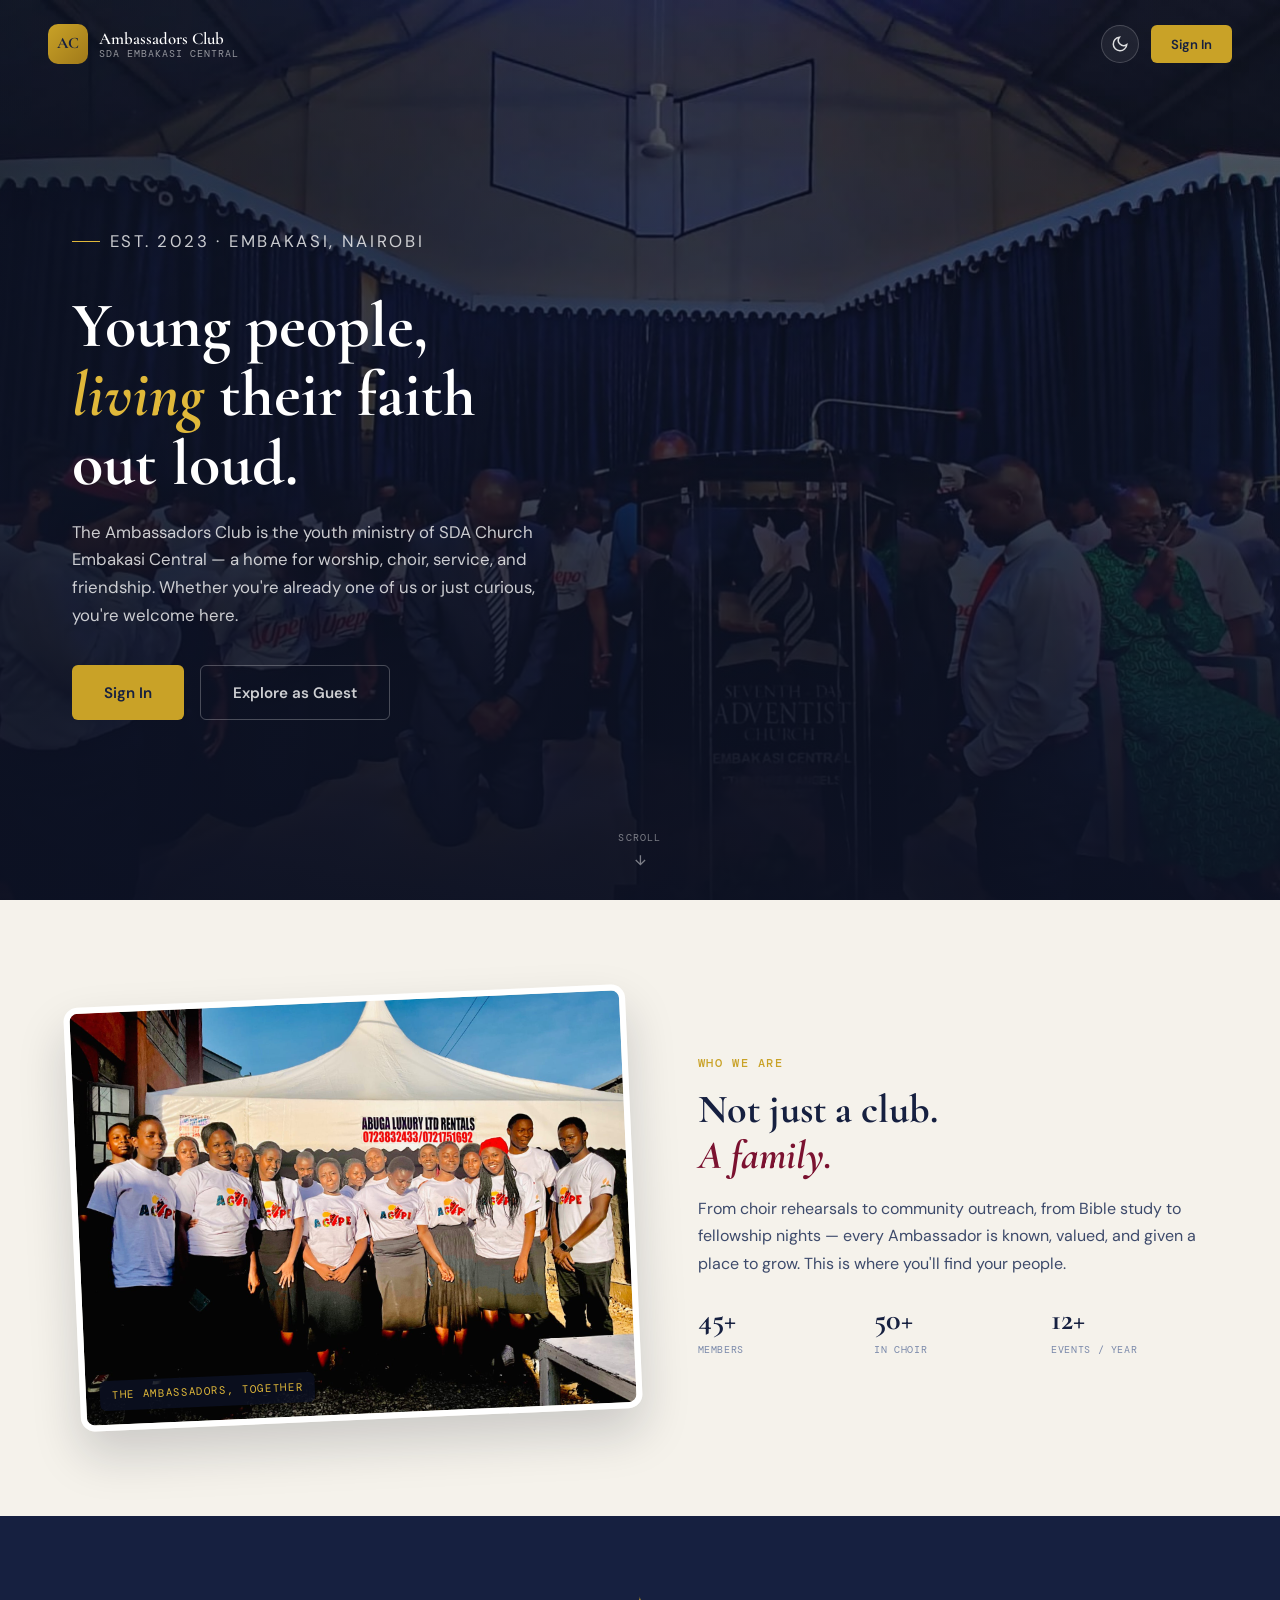
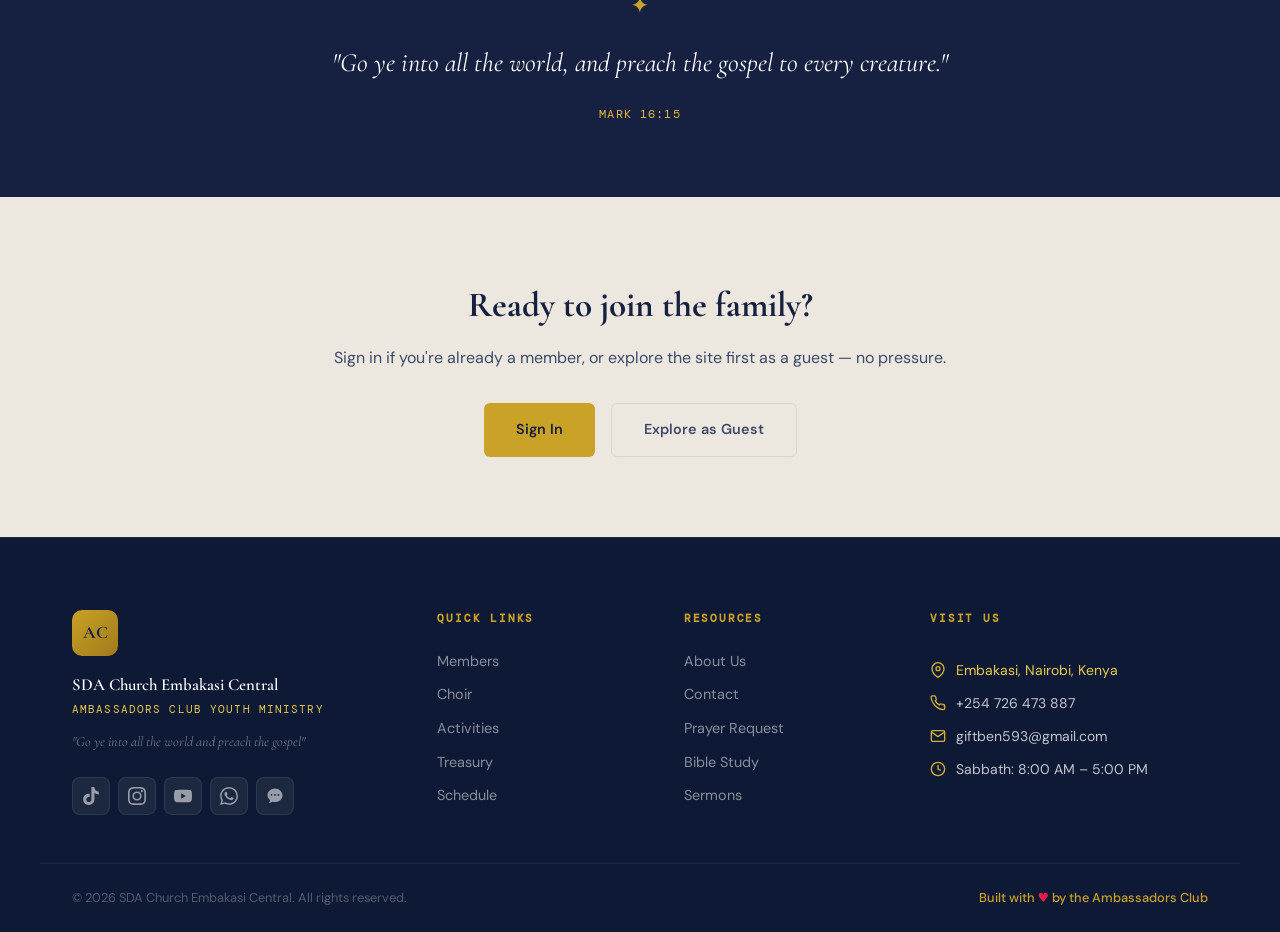
<file: index.html>
<!DOCTYPE html>
<html lang="en">
<head>
  <script>
    (function() {
      try {
        var stored = localStorage.getItem('sda_theme_preference');
        var theme = stored || (matchMedia('(prefers-color-scheme: dark)').matches ? 'dark' : 'light');
        document.documentElement.setAttribute('data-theme', theme);
      } catch (e) {}
    })();
  </script>

  <meta charset="UTF-8">
  <meta name="viewport" content="width=device-width, initial-scale=1.0">
  <meta name="description" content="Welcome to the Ambassadors Club at SDA Church Embakasi Central — a community of young people worshipping, serving, and growing together.">
  <title>Welcome | SDA Ambassadors Club</title>
  <link rel="preconnect" href="https://fonts.googleapis.com">
  <link rel="preconnect" href="https://fonts.gstatic.com" crossorigin>
  <link href="https://fonts.googleapis.com/css2?family=Cormorant+Garamond:ital,wght@0,400;0,600;0,700;1,400;1,600&family=DM+Sans:wght@300;400;500;600&family=DM+Mono:wght@400;500&display=swap" rel="stylesheet">
  <link rel="stylesheet" href="css/main.css">
  <link rel="stylesheet" href="css/components.css">
  <link rel="stylesheet" href="css/theme.css">
  <link rel="stylesheet" href="css/landing.css">
</head>
<body>

  <!-- MINIMAL TOP BAR -->
  <div class="landing-topbar">
    <a href="index.html" class="landing-brand">
      <div class="landing-brand-mark">AC</div>
      <div class="landing-brand-text">
        <span>Ambassadors Club</span>
        <small>SDA Embakasi Central</small>
      </div>
    </a>
    <div class="landing-topbar-actions">
      <button class="theme-toggle" id="themeToggle" aria-label="Toggle dark mode">
        <svg class="icon-moon" width="18" height="18" viewBox="0 0 24 24" fill="none" stroke="currentColor" stroke-width="2"><path d="M21 12.79A9 9 0 1111.21 3 7 7 0 0021 12.79z"/></svg>
        <svg class="icon-sun" width="18" height="18" viewBox="0 0 24 24" fill="none" stroke="currentColor" stroke-width="2"><circle cx="12" cy="12" r="5"/><path d="M12 1v2M12 21v2M4.22 4.22l1.42 1.42M18.36 18.36l1.42 1.42M1 12h2M21 12h2M4.22 19.78l1.42-1.42M18.36 5.64l1.42-1.42"/></svg>
      </button>
      <a href="auth.html" class="btn btn-gold">Sign In</a>
    </div>
  </div>

  <!-- HERO -->
  <section class="landing-hero">
    <img src="assets/images/hero-bg.jpeg" alt="" class="landing-hero-img">
    <div class="landing-hero-scrim"></div>
    <div class="landing-hero-content">
      <p class="landing-eyebrow">Est. 2023 · Embakasi, Nairobi</p>
      <h1>Young people, <em>living</em> their faith out loud.</h1>
      <p>The Ambassadors Club is the youth ministry of SDA Church Embakasi Central — a home for worship, choir, service, and friendship. Whether you're already one of us or just curious, you're welcome here.</p>
      <div class="landing-hero-actions">
        <a href="auth.html" class="btn btn-gold">Sign In</a>
        <a href="home.html" class="btn btn-ghost">Explore as Guest</a>
      </div>
    </div>
    <div class="landing-scroll-cue">
      <span>Scroll</span>
      <svg width="16" height="16" viewBox="0 0 24 24" fill="none" stroke="currentColor" stroke-width="2"><path d="M12 5v14M19 12l-7 7-7-7"/></svg>
    </div>
  </section>

  <!-- COMMUNITY -->
  <section class="landing-community">
    <div class="landing-community-inner">
      <div class="landing-photo-frame">
        <img src="assets/images/ambassadors-group.jpeg" alt="Ambassadors Club members together after a Sabbath service">
        <span class="landing-photo-tag">The Ambassadors, together</span>
      </div>
      <div class="landing-community-text">
        <span class="section-label">Who we are</span>
        <h2>Not just a club.<br><em>A family.</em></h2>
        <p>From choir rehearsals to community outreach, from Bible study to fellowship nights — every Ambassador is known, valued, and given a place to grow. This is where you'll find your people.</p>
        <div class="landing-stats">
          <div class="landing-stat"><strong>45+</strong><span>Members</span></div>
          <div class="landing-stat"><strong>50+</strong><span>In Choir</span></div>
          <div class="landing-stat"><strong>12+</strong><span>Events / Year</span></div>
        </div>
      </div>
    </div>
  </section>

  <!-- VERSE -->
  <section class="landing-verse">
    <blockquote>"Go ye into all the world, and preach the gospel to every creature."</blockquote>
    <cite>Mark 16:15</cite>
  </section>

  <!-- FINAL CTA -->
  <section class="landing-cta-band">
    <h2>Ready to join the family?</h2>
    <p>Sign in if you're already a member, or explore the site first as a guest — no pressure.</p>
    <div class="landing-cta-band-actions">
      <a href="auth.html" class="btn btn-gold">Sign In</a>
      <a href="home.html" class="btn btn-ghost-dark">Explore as Guest</a>
    </div>
  </section>

  <!-- FOOTER -->
  <footer class="footer">
    <div id="siteFooter"></div>
  </footer>

  <script>
    document.getElementById('themeToggle')?.addEventListener('click', function() {
      var root = document.documentElement;
      var next = root.getAttribute('data-theme') === 'dark' ? 'light' : 'dark';
      root.setAttribute('data-theme', next);
      try { localStorage.setItem('sda_theme_preference', next); } catch (e) {}
    });
  </script>
  <script src="js/footer.js"></script>
</body>
</html>
</file>
<file: css/main.css>
@import url('https://fonts.googleapis.com/css2?family=Cormorant+Garamond:ital,wght@0,400;0,600;0,700;1,400;1,600&family=DM+Sans:wght@300;400;500;600&family=DM+Mono:wght@400;500&display=swap');

/* =====================================================
   DESIGN TOKENS — SDA Ambassadors Club
   ===================================================== */
:root {
  /* Brand palette */
  --navy:        #162040;
  --navy-mid:    #1e2e55;
  --navy-light:  #243560;
  --gold:        #c9a227;
  --gold-light:  #e0b83a;
  --gold-dim:    rgba(201, 162, 39, 0.15);
  --crimson:     #7b1230;
  --sage:        #4d7259;
  --cream:       #f5f2eb;
  --cream-dark:  #ece8df;
  --off-white:   #fafaf8;

  /* Text */
  --text-1: #0f1628;
  --text-2: #3d4a6b;
  --text-3: #7a89aa;
  --text-inv: rgba(255,255,255,0.90);
  --text-inv-dim: rgba(255,255,255,0.55);

  /* Surfaces */
  --surface-0: #ffffff;
  --surface-1: #f5f2eb;
  --surface-2: #ece8df;
  --border:    rgba(0,0,0,0.08);
  --border-light: rgba(255,255,255,0.10);

  /* Type scale */
  --font-display: 'Cormorant Garamond', Georgia, serif;
  --font-body:    'DM Sans', system-ui, sans-serif;
  --font-mono:    'DM Mono', monospace;

  /* Shadows */
  --shadow-sm: 0 1px 3px rgba(0,0,0,0.08);
  --shadow-md: 0 4px 16px rgba(0,0,0,0.10);
  --shadow-lg: 0 12px 40px rgba(0,0,0,0.14);
  --shadow-gold: 0 8px 32px rgba(201,162,39,0.25);

  /* Transitions */
  --ease: cubic-bezier(0.4, 0, 0.2, 1);
  --ease-spring: cubic-bezier(0.34, 1.56, 0.64, 1);
}

/* =====================================================
   RESET & BASE
   ===================================================== */
*, *::before, *::after {
  box-sizing: border-box;
  margin: 0;
  padding: 0;
}

html {
  scroll-behavior: smooth;
  font-size: 16px;
}

body {
  font-family: var(--font-body);
  color: var(--text-1);
  background: var(--off-white);
  line-height: 1.6;
  -webkit-font-smoothing: antialiased;
  overflow-x: hidden;
}

img { max-width: 100%; height: auto; display: block; }
a { color: inherit; }
ul { list-style: none; }

/* =====================================================
   TYPOGRAPHY
   ===================================================== */
.section-label {
  font-family: var(--font-mono);
  font-size: 0.75rem;
  font-weight: 500;
  text-transform: uppercase;
  letter-spacing: 0.15em;
  color: var(--gold);
  margin-bottom: 0.75rem;
  display: block;
}

.section-heading {
  font-family: var(--font-display);
  font-size: clamp(2.2rem, 4vw, 3.2rem);
  font-weight: 600;
  line-height: 1.1;
  color: var(--navy);
  margin-bottom: 1.5rem;
}

.section-heading em {
  font-style: italic;
  color: var(--gold);
}

/* =====================================================
   BUTTONS
   ===================================================== */
.btn {
  display: inline-flex;
  align-items: center;
  gap: 0.5rem;
  padding: 0.8rem 1.75rem;
  border-radius: 6px;
  font-family: var(--font-body);
  font-weight: 600;
  font-size: 0.9rem;
  text-decoration: none;
  border: none;
  cursor: pointer;
  transition: all 0.22s var(--ease);
  white-space: nowrap;
}

.btn-gold {
  background: var(--gold);
  color: var(--navy);
}
.btn-gold:hover {
  background: var(--gold-light);
  transform: translateY(-2px);
  box-shadow: var(--shadow-gold);
}

.btn-navy {
  background: var(--navy);
  color: var(--text-inv);
}
.btn-navy:hover {
  background: var(--navy-mid);
  transform: translateY(-2px);
  box-shadow: var(--shadow-md);
}

.btn-ghost {
  background: transparent;
  color: rgba(255,255,255,0.80);
  border: 1.5px solid rgba(255,255,255,0.25);
}
.btn-ghost:hover {
  border-color: var(--gold);
  color: var(--gold);
}

.btn-ghost-dark {
  background: transparent;
  color: var(--text-2);
  border: 1.5px solid var(--border);
}
.btn-ghost-dark:hover {
  border-color: var(--navy);
  color: var(--navy);
}

/* =====================================================
   NAVBAR
   ===================================================== */
.navbar {
  position: fixed;
  top: 0; left: 0; right: 0;
  z-index: 100;
  display: flex;
  align-items: center;
  justify-content: space-between;
  padding: 0 2.5rem;
  height: 64px;
  background: rgba(22, 32, 64, 0.97);
  backdrop-filter: blur(12px);
  border-bottom: 1px solid rgba(201, 162, 39, 0.35);
  transition: box-shadow 0.3s var(--ease);
}

.navbar.scrolled {
  box-shadow: 0 4px 24px rgba(0,0,0,0.25);
}

.nav-brand {
  display: flex;
  align-items: center;
  gap: 0.875rem;
  text-decoration: none;
  color: white;
}

.nav-brand-mark {
  width: 38px;
  height: 38px;
  border-radius: 8px;
  background: linear-gradient(135deg, var(--gold), #a07a1a);
  display: flex;
  align-items: center;
  justify-content: center;
  font-family: var(--font-display);
  font-weight: 700;
  font-size: 1rem;
  color: var(--navy);
  flex-shrink: 0;
}

.nav-brand-text span {
  display: block;
  font-family: var(--font-display);
  font-size: 1rem;
  font-weight: 600;
  color: white;
  line-height: 1.2;
}

.nav-brand-text small {
  font-family: var(--font-mono);
  font-size: 0.65rem;
  color: var(--gold);
  text-transform: uppercase;
  letter-spacing: 0.1em;
}

.nav-links {
  display: flex;
  gap: 0.25rem;
  align-items: center;
}

.nav-links a {
  padding: 0.45rem 0.9rem;
  border-radius: 5px;
  font-size: 0.875rem;
  font-weight: 500;
  color: rgba(255,255,255,0.75);
  text-decoration: none;
  transition: all 0.18s var(--ease);
}

.nav-links a:hover,
.nav-links a.active {
  color: var(--gold);
  background: rgba(201,162,39,0.12);
}

/* Mobile toggle */
.mobile-toggle {
  display: none;
  flex-direction: column;
  gap: 5px;
  background: none;
  border: none;
  cursor: pointer;
  padding: 0.5rem;
}
.mobile-toggle span {
  display: block;
  width: 22px;
  height: 2px;
  background: white;
  border-radius: 2px;
  transition: all 0.25s var(--ease);
}

body.menu-open { overflow: hidden; }

/* =====================================================
   TOAST
   ===================================================== */
.toast-notification {
  position: fixed;
  bottom: 1.5rem;
  right: 1.5rem;
  z-index: 9999;
  padding: 0.875rem 1.5rem;
  border-radius: 8px;
  font-size: 0.9rem;
  font-weight: 500;
  color: white;
  box-shadow: var(--shadow-lg);
  opacity: 0;
  transform: translateY(12px);
  transition: opacity 0.3s, transform 0.3s;
  max-width: 320px;
}
.toast-notification.toast-visible { opacity: 1; transform: translateY(0); }
.toast-info    { background: var(--navy); }
.toast-success { background: var(--sage); }
.toast-error   { background: var(--crimson); }

/* =====================================================
   BACK TO TOP
   ===================================================== */
.back-to-top {
  position: fixed;
  bottom: 2rem;
  right: 2rem;
  z-index: 99;
  width: 46px;
  height: 46px;
  border-radius: 50%;
  background: var(--gold);
  border: none;
  color: var(--navy);
  cursor: pointer;
  display: flex;
  align-items: center;
  justify-content: center;
  box-shadow: var(--shadow-gold);
  opacity: 0;
  transform: translateY(16px);
  transition: all 0.3s var(--ease);
  pointer-events: none;
}
.back-to-top.visible {
  opacity: 1;
  transform: translateY(0);
  pointer-events: auto;
}
.back-to-top:hover {
  transform: translateY(-3px);
}

/* =====================================================
   RESPONSIVE – shared
   ===================================================== */
@media (max-width: 768px) {
  .navbar { padding: 0 1.25rem; }
  .mobile-toggle { display: flex; }

  .nav-links {
    position: fixed;
    top: 64px; left: 0; right: 0;
    background: var(--navy);
    flex-direction: column;
    align-items: stretch;
    padding: 1rem 1.25rem 2rem;
    gap: 0;
    transform: translateY(-110%);
    opacity: 0;
    visibility: hidden;
    transition: all 0.3s var(--ease);
    border-bottom: 2px solid var(--gold);
    max-height: calc(100dvh - 64px);
    overflow-y: auto;
  }
  .nav-links.mobile-open {
    transform: translateY(0);
    opacity: 1;
    visibility: visible;
  }
  .nav-links a {
    display: block;
    padding: 0.875rem 1rem;
    border-radius: 0;
    border-bottom: 1px solid rgba(255,255,255,0.07);
    font-size: 1rem;
  }
  .back-to-top { bottom: 1rem; right: 1rem; }
}
</file>
<file: css/components.css>
/* =====================================================
   COMPONENTS.CSS — shared UI pieces
   SDA Ambassadors Club (redesigned system)
   ===================================================== */

/* ---- PAGE HEADER (used on inner pages) ---- */
.page-header {
  padding: 9rem 2rem 5rem;
  background: linear-gradient(135deg, var(--navy) 0%, #0c1830 100%);
  text-align: center;
  position: relative;
  overflow: hidden;
}

.page-header::before {
  content: '';
  position: absolute;
  inset: 0;
  background-image:
    linear-gradient(rgba(255,255,255,0.025) 1px, transparent 1px),
    linear-gradient(90deg, rgba(255,255,255,0.025) 1px, transparent 1px);
  background-size: 60px 60px;
}

.page-header::after {
  content: '';
  position: absolute;
  bottom: 0; left: 0; right: 0;
  height: 1px;
  background: linear-gradient(90deg, transparent, var(--gold), transparent);
}

.page-header-orb {
  position: absolute;
  border-radius: 50%;
  filter: blur(70px);
  pointer-events: none;
}

.page-header-orb-1 {
  width: 400px; height: 400px;
  top: -120px; left: -60px;
  background: radial-gradient(circle, rgba(201,162,39,0.13) 0%, transparent 65%);
}

.page-header-orb-2 {
  width: 300px; height: 300px;
  bottom: -60px; right: -40px;
  background: radial-gradient(circle, rgba(123,18,48,0.10) 0%, transparent 65%);
}

.page-header-content {
  position: relative;
  z-index: 1;
  max-width: 720px;
  margin: 0 auto;
}

.page-eyebrow {
  display: inline-flex;
  align-items: center;
  gap: 0.6rem;
  font-family: var(--font-mono);
  font-size: 0.72rem;
  letter-spacing: 0.18em;
  text-transform: uppercase;
  color: var(--gold);
  margin-bottom: 1.5rem;
  padding: 0.4rem 1rem;
  border: 1px solid rgba(201,162,39,0.30);
  border-radius: 50px;
  background: rgba(201,162,39,0.06);
}

.page-header h1 {
  font-family: var(--font-display);
  font-size: clamp(2.5rem, 5vw, 4.2rem);
  font-weight: 700;
  color: white;
  line-height: 1.1;
  margin-bottom: 1rem;
  background: linear-gradient(135deg, #ffffff 0%, #e8d49a 50%, #c9a227 100%);
  -webkit-background-clip: text;
  -webkit-text-fill-color: transparent;
  background-clip: text;
}

.page-header p {
  font-size: 1.05rem;
  color: rgba(255,255,255,0.60);
  line-height: 1.75;
  max-width: 560px;
  margin: 0 auto;
}

/* =====================================================
   NEWSLETTER — shared across all pages
   ===================================================== */
.newsletter-section {
  background: var(--navy);
  padding: 4.5rem 2rem;
}

.newsletter-inner {
  max-width: 1000px;
  margin: 0 auto;
  display: grid;
  grid-template-columns: 1fr 1.4fr;
  gap: 4rem;
  align-items: center;
}

.newsletter-left h3 {
  font-family: var(--font-display);
  font-size: 1.7rem;
  font-weight: 600;
  color: white;
  margin-bottom: 0.6rem;
}

.newsletter-left p {
  font-size: 0.95rem;
  color: rgba(255,255,255,0.55);
  line-height: 1.7;
}

.newsletter-field {
  display: flex;
  gap: 0.625rem;
  margin-bottom: 0.625rem;
}

.newsletter-field input {
  flex: 1;
  padding: 0.8rem 1.2rem;
  border: 1.5px solid rgba(255,255,255,0.14);
  border-radius: 6px;
  background: rgba(255,255,255,0.07);
  color: white;
  font-size: 0.9rem;
  font-family: var(--font-body);
  outline: none;
  transition: border-color 0.2s;
}

.newsletter-field input::placeholder { color: rgba(255,255,255,0.35); }
.newsletter-field input:focus { border-color: var(--gold); }

.newsletter-note {
  font-size: 0.78rem;
  color: rgba(255,255,255,0.30);
  font-family: var(--font-mono);
}

/* =====================================================
   FOOTER — shared across ALL pages (.footer + .site-footer)
   ===================================================== */
.footer,
.site-footer {
  background: #0e1a35;
  border-top: 1px solid rgba(255,255,255,0.06);
}

.footer-inner {
  max-width: 1200px;
  margin: 0 auto;
  display: grid;
  grid-template-columns: 1.6fr 1fr 1fr 1.4fr;
  gap: 3rem;
  padding: 4.5rem 2rem 3rem;
}

.footer-mark {
  width: 46px; height: 46px;
  border-radius: 10px;
  background: linear-gradient(135deg, var(--gold), #a07a1a);
  display: flex; align-items: center; justify-content: center;
  font-family: var(--font-display); font-weight: 700; font-size: 1.1rem;
  color: var(--navy); margin-bottom: 1rem;
}

.footer-brand-name {
  font-family: var(--font-display); font-size: 1.05rem; font-weight: 600;
  color: white; margin-bottom: 0.15rem;
}

.footer-brand-sub {
  font-family: var(--font-mono); font-size: 0.7rem; letter-spacing: 0.1em;
  text-transform: uppercase; color: #e8c94a; margin-bottom: 0.75rem;
}

.footer-motto {
  font-family: var(--font-display); font-style: italic; font-size: 0.875rem;
  color: rgba(255,255,255,0.40); line-height: 1.55; margin-bottom: 1.5rem;
}

.footer-socials { display: flex; gap: 0.5rem; }

.social-btn {
  width: 38px; height: 38px; border-radius: 8px;
  background: rgba(255,255,255,0.06);
  border: 1px solid rgba(255,255,255,0.08);
  display: flex; align-items: center; justify-content: center;
  color: rgba(255,255,255,0.55); text-decoration: none;
  transition: all 0.2s var(--ease);
}

.social-btn:hover {
  background: var(--gold); border-color: var(--gold);
  color: var(--navy); transform: translateY(-2px);
}

.footer-links-col h5,
.footer-contact-col h5 {
  font-family: var(--font-mono); font-size: 0.7rem; letter-spacing: 0.16em;
  text-transform: uppercase; color: var(--gold); margin-bottom: 1.25rem;
}

.footer-links-col ul { display: flex; flex-direction: column; gap: 0.5rem; }

.footer-links-col a {
  font-size: 0.9rem; color: rgba(255,255,255,0.50);
  text-decoration: none; transition: color 0.18s, transform 0.18s; display: inline-block;
}

.footer-links-col a:hover { color: var(--gold); transform: translateX(3px); }

.footer-contact-col { display: flex; flex-direction: column; gap: 0.75rem; }

.contact-row {
  display: flex; align-items: flex-start; gap: 0.625rem;
  font-size: 0.875rem; color: rgba(255,255,255,0.75); line-height: 1.5;
}

.contact-row svg {
  flex-shrink: 0; margin-top: 0.15rem; color: #d4af37; opacity: 1;
}

a.contact-row {
  color: #e8c94a;
  transition: color 0.2s var(--ease, ease);
}
a.contact-row:hover {
  color: #f2dc7a;
  text-decoration: underline;
}

/* Bottom bar — works for both .footer-bottom and .footer-bottom-bar */
.footer-bottom,
.footer-bottom-bar {
  border-top: 1px solid rgba(255,255,255,0.06);
  padding: 1.5rem 2rem;
  max-width: 1200px;
  margin: 0 auto;
  display: flex;
  align-items: center;
  justify-content: space-between;
  flex-wrap: wrap;
  gap: 0.75rem;
}

.footer-bottom p,
.footer-bottom-bar p { font-size: 0.8rem; color: rgba(255,255,255,0.28); }

.footer-bottom-links { display: flex; gap: 0.6rem; align-items: center; }

.footer-bottom-links a {
  font-size: 0.8rem; color: rgba(255,255,255,0.28);
  text-decoration: none; transition: color 0.2s;
}

.footer-bottom-links a:hover { color: var(--gold); }
.footer-bottom-links span { color: rgba(255,255,255,0.15); font-size: 0.7rem; }

.footer-credit { color: var(--gold) !important; font-weight: 500 !important; }

.heart {
  color: #e11d48; display: inline-block;
  animation: heartbeat 1.8s ease-in-out infinite;
}

@keyframes heartbeat {
  0%,100%{transform:scale(1);}14%{transform:scale(1.2);}28%{transform:scale(1);}42%{transform:scale(1.2);}
}

/* =====================================================
   CARDS / BADGES / TAGS / UTILITIES
   ===================================================== */
.card {
  background: white; border-radius: 14px;
  border: 1px solid var(--border); overflow: hidden;
  box-shadow: var(--shadow-sm); transition: all 0.28s var(--ease);
}
.card:hover { box-shadow: var(--shadow-md); }

.badge {
  display: inline-flex; align-items: center; gap: 0.3rem;
  padding: 0.3rem 0.75rem; border-radius: 50px;
  font-size: 0.72rem; font-weight: 600; font-family: var(--font-mono);
  text-transform: uppercase; letter-spacing: 0.08em;
}
.badge-gold    { background: rgba(201,162,39,0.15); color: #8a6d0b; }
.badge-navy    { background: rgba(22,32,64,0.10); color: var(--navy); }
.badge-crimson { background: rgba(123,18,48,0.10); color: var(--crimson); }

.etag {
  display: inline-block; padding: 0.2rem 0.65rem; border-radius: 4px;
  font-size: 0.7rem; font-weight: 600; font-family: var(--font-mono);
  text-transform: uppercase; letter-spacing: 0.08em;
}
.etag-camp    { background: #dbeafe; color: #1e40af; }
.etag-service { background: #dcfce7; color: #14532d; }
.etag-social  { background: #fef3c7; color: #78350f; }
.etag-study   { background: #ede9fe; color: #5b21b6; }
.etag-worship { background: #fff7ed; color: #9a3412; }
.etag-prayer  { background: #f3e8ff; color: #7c3aed; }
.etag-choir   { background: #fee2e2; color: #991b1b; }
.etag-youth   { background: #dcfce7; color: #14532d; }

.spinner {
  width: 24px; height: 24px;
  border: 3px solid rgba(255,255,255,0.15);
  border-top-color: var(--gold); border-radius: 50%;
  animation: spin 0.8s linear infinite;
}
@keyframes spin { to { transform: rotate(360deg); } }

.alert {
  padding: 1rem 1.25rem; border-radius: 8px; margin-bottom: 1rem;
  display: flex; align-items: center; gap: 0.75rem; font-size: 0.9rem;
}
.alert-info    { background: #dbeafe; color: #1e40af; border: 1px solid #bfdbfe; }
.alert-success { background: #dcfce7; color: #166534; border: 1px solid #bbf7d0; }
.alert-warning { background: #fef3c7; color: #92400e; border: 1px solid #fde68a; }

/* Reveal animations */
.reveal-section,
.reveal-child {
  opacity: 0;
  transform: translateY(28px);
  transition: opacity 0.65s var(--ease), transform 0.65s var(--ease);
}
.reveal-section.in-view,
.reveal-child.in-view { opacity: 1; transform: none; }
.reveal-child:nth-child(2) { transition-delay: 0.10s; }
.reveal-child:nth-child(3) { transition-delay: 0.18s; }
.reveal-child:nth-child(4) { transition-delay: 0.26s; }
.reveal-child:nth-child(5) { transition-delay: 0.34s; }
.reveal-child:nth-child(6) { transition-delay: 0.42s; }

::-webkit-scrollbar { width: 6px; }
::-webkit-scrollbar-track { background: transparent; }
::-webkit-scrollbar-thumb { background: var(--gold); border-radius: 4px; }

/* =====================================================
   RESPONSIVE
   ===================================================== */
@media (max-width: 1024px) {
  .footer-inner { grid-template-columns: 1fr 1fr; gap: 2.5rem; }
  .footer-inner .footer-brand-col { grid-column: span 2; }
  .newsletter-inner { grid-template-columns: 1fr; gap: 2rem; }
}

@media (max-width: 768px) {
  .page-header { padding: 7rem 1.5rem 4rem; }
  .footer-inner { grid-template-columns: 1fr; gap: 2rem; padding: 3rem 1.25rem 2rem; }
  .footer-inner .footer-brand-col { grid-column: span 1; }
  .footer-bottom,
  .footer-bottom-bar { flex-direction: column; text-align: center; align-items: center; }
  .newsletter-field { flex-direction: column; }
  .newsletter-field .btn { width: 100%; }
}
/* ---- Guest sign-up prompt card ---- */
#guestPromptCard {
  position: fixed; bottom: 1.5rem; right: 1.5rem; z-index: 999;
  max-width: 320px; background: var(--navy); color: white;
  border-radius: 14px; padding: 1.25rem 1.25rem 1.5rem;
  box-shadow: 0 16px 40px rgba(0,0,0,0.35);
  border: 1px solid rgba(212,175,55,0.25);
  opacity: 0; transform: translateY(16px);
  transition: opacity 0.3s ease, transform 0.3s ease;
}
#guestPromptCard.gp-visible { opacity: 1; transform: translateY(0); }
#guestPromptClose {
  position: absolute; top: 0.6rem; right: 0.7rem;
  background: none; border: none; color: rgba(255,255,255,0.5);
  font-size: 1.2rem; line-height: 1; cursor: pointer;
}
#guestPromptClose:hover { color: white; }
#guestPromptCard .gp-title { font-family: var(--font-display); font-weight: 600; font-size: 1.05rem; margin: 0 0 0.4rem; padding-right: 1rem; }
#guestPromptCard .gp-body { font-size: 0.85rem; line-height: 1.5; color: rgba(255,255,255,0.75); margin: 0 0 1rem; }
#guestPromptCard .gp-actions { display: flex; align-items: center; gap: 1rem; }
#guestPromptCard .gp-actions .btn { padding: 0.55rem 1.25rem; font-size: 0.85rem; }
#guestPromptLater { background: none; border: none; color: rgba(255,255,255,0.55); font-size: 0.8rem; cursor: pointer; text-decoration: underline; }
#guestPromptLater:hover { color: white; }
@media (max-width: 480px) {
  #guestPromptCard { left: 1rem; right: 1rem; bottom: 1rem; max-width: none; }
}
</file>
<file: css/theme.css>
/* =====================================================
   THEME.CSS — Dark Mode
   SDA Ambassadors Club
   Include this AFTER main.css on every page.
   ===================================================== */

/* Prevents a flash of unstyled color transitions when the
   theme is toggled — everything using these vars transitions smoothly. */
:root {
  color-scheme: light;
}

[data-theme="dark"] {
  color-scheme: dark;

  /* Brand palette — kept mostly the same, gold/crimson/sage stay
     as accents since they already read well on dark backgrounds */
  --navy:        #0c1428;
  --navy-mid:    #13203f;
  --navy-light:  #1a2c52;
  --gold:        #d4af37;
  --gold-light:  #e8c94a;
  --gold-dim:    rgba(212, 175, 55, 0.18);
  --crimson:     #a83a54;
  --sage:        #6a9a7d;
  --cream:       #1a1f2e;
  --cream-dark:  #12161f;
  --off-white:   #0e1219;

  /* Text — inverted scale */
  --text-1: #e8e9ed;
  --text-2: #a8afc4;
  --text-3: #6b7390;
  --text-inv: rgba(15,20,35,0.90);
  --text-inv-dim: rgba(15,20,35,0.55);

  /* Surfaces */
  --surface-0: #161b26;
  --surface-1: #1a1f2e;
  --surface-2: #222838;
  --border:    rgba(255,255,255,0.09);
  --border-light: rgba(255,255,255,0.14);

  /* Shadows — darker/softer, since dark backgrounds don't need
     heavy drop shadows the way white cards do */
  --shadow-sm: 0 1px 3px rgba(0,0,0,0.35);
  --shadow-md: 0 4px 16px rgba(0,0,0,0.45);
  --shadow-lg: 0 12px 40px rgba(0,0,0,0.55);
  --shadow-gold: 0 8px 32px rgba(212,175,55,0.20);
}

/* =====================================================
   HARDCODED WHITE SURFACES
   Many components use `background: white` literally instead of
   a variable, so the variable overrides above don't reach them.
   Force them dark here.
   ===================================================== */
[data-theme="dark"] .member-card,
[data-theme="dark"] .t-card,
[data-theme="dark"] .fb-card,
[data-theme="dark"] .voice-panel,
[data-theme="dark"] .cat-card,
[data-theme="dark"] .rehearsal-card,
[data-theme="dark"] .highlight-card,
[data-theme="dark"] .help-card,
[data-theme="dark"] .chart-box,
[data-theme="dark"] .table-container,
[data-theme="dark"] .repertoire-item,
[data-theme="dark"] .repertoire-item-wrap,
[data-theme="dark"] .modal-content,
[data-theme="dark"] .feedback-form-card,
[data-theme="dark"] .card,
[data-theme="dark"] .data-table td,
[data-theme="dark"] .inbox-search,
[data-theme="dark"] .members-search-box,
[data-theme="dark"] .form-group input,
[data-theme="dark"] .form-group select,
[data-theme="dark"] .form-group textarea,
[data-theme="dark"] .auth-input,
[data-theme="dark"] .fb-reply-input {
  background: var(--surface-1);
  color: var(--text-1);
  border-color: var(--border);
}

[data-theme="dark"] .data-table th {
  background: var(--navy-mid);
}

[data-theme="dark"] .member-avatar-initials,
[data-theme="dark"] .modal-member-avatar-initials,
[data-theme="dark"] .vp-avatar {
  background: linear-gradient(135deg, var(--navy-mid), var(--navy-light));
}

/* Cards that used a light "cream" background for inner rows */
[data-theme="dark"] .vp-member-row,
[data-theme="dark"] .avatar-upload-row {
  background: var(--surface-2);
}

/* Additional white surfaces found on members/activities/treasury/schedule/about pages */
[data-theme="dark"] .members-search-box,
[data-theme="dark"] .filter-chip,
[data-theme="dark"] .cat-card,
[data-theme="dark"] .calendar-nav-group,
[data-theme="dark"] .calendar-card,
[data-theme="dark"] .event-timeline-item,
[data-theme="dark"] .no-events-msg,
[data-theme="dark"] .highlight-card,
[data-theme="dark"] .cat-tab,
[data-theme="dark"] .filter-group select,
[data-theme="dark"] .page-btn,
[data-theme="dark"] .chip,
[data-theme="dark"] .sched-card,
[data-theme="dark"] .qi-card,
[data-theme="dark"] .story-stat,
[data-theme="dark"] .belief-item,
[data-theme="dark"] .leader-card,
[data-theme="dark"] .contact-card {
  background: var(--surface-1);
  color: var(--text-1);
  border-color: var(--border);
}

[data-theme="dark"] .filter-chip.active,
[data-theme="dark"] .cat-tab.active,
[data-theme="dark"] .page-btn.active,
[data-theme="dark"] .chip.chip-active {
  background: var(--navy-mid);
  color: white;
}

[data-theme="dark"] .cal-day:hover,
[data-theme="dark"] .sched-card:hover,
[data-theme="dark"] .belief-item:hover {
  background: var(--surface-2);
}

/* Headings/labels that use var(--navy) for TEXT color (not background) —
   navy reads fine on white but is invisible on dark backgrounds */
[data-theme="dark"] .section-heading,
[data-theme="dark"] h1, [data-theme="dark"] h2, [data-theme="dark"] h3,
[data-theme="dark"] h4, [data-theme="dark"] h5, [data-theme="dark"] h6,
[data-theme="dark"] .member-name,
[data-theme="dark"] .cat-body h3,
[data-theme="dark"] .t-amount,
[data-theme="dark"] .chart-header h3,
[data-theme="dark"] .toolbar-left h2,
[data-theme="dark"] .modal-header h3,
[data-theme="dark"] .day-name,
[data-theme="dark"] .sched-details h3,
[data-theme="dark"] .time-num,
[data-theme="dark"] .qi-card h4,
[data-theme="dark"] .story-stat .ss-num,
[data-theme="dark"] .belief-text h4,
[data-theme="dark"] .leader-card h4,
[data-theme="dark"] .contact-card h4,
[data-theme="dark"] .et-details h4,
[data-theme="dark"] .highlight-body h4,
[data-theme="dark"] .rep-title,
[data-theme="dark"] .no-results h3,
[data-theme="dark"] .cal-month-label,
[data-theme="dark"] .fb-name,
[data-theme="dark"] .voice-panel-title,
[data-theme="dark"] .detail-value,
[data-theme="dark"] .detail-amount {
  color: var(--text-1);
}

/* Secondary/body text that hardcodes var(--text-2)/(--text-3) is already
   handled by the variable overrides at the top of this file, so most
   paragraph text auto-corrects. Only literal var(--navy) text needed this. */
[data-theme="dark"] .cat-body p,
[data-theme="dark"] .belief-text p,
[data-theme="dark"] .leader-desc,
[data-theme="dark"] .contact-card p,
[data-theme="dark"] .qi-card p,
[data-theme="dark"] .sched-details p,
[data-theme="dark"] .et-details p,
[data-theme="dark"] .highlight-body p {
  color: var(--text-2);
}

/* Smooth theme transition — apply to common surfaces so switching
   doesn't feel jarring. Kept short so it doesn't feel laggy. */
body,
.navbar,
.card, .t-card, .cat-card, .member-card, .voice-panel,
.fb-card, .rehearsal-card, .highlight-card, .help-card,
.modal-content, .chart-box, .table-container,
.footer, .site-footer {
  transition: background-color 0.25s var(--ease, ease), color 0.25s var(--ease, ease), border-color 0.25s var(--ease, ease);
}

/* =====================================================
   THEME TOGGLE BUTTON
   ===================================================== */
.theme-toggle {
  display: flex;
  align-items: center;
  justify-content: center;
  width: 38px;
  height: 38px;
  border-radius: 50%;
  border: 1.5px solid rgba(255,255,255,0.18);
  background: rgba(255,255,255,0.06);
  color: rgba(255,255,255,0.85);
  cursor: pointer;
  transition: all 0.2s var(--ease, ease);
  flex-shrink: 0;
  margin-left: 0.5rem;
}
.theme-toggle:hover {
  border-color: var(--gold);
  color: var(--gold);
  background: rgba(201,162,39,0.10);
}
.theme-toggle svg {
  width: 18px;
  height: 18px;
  transition: transform 0.3s var(--ease-spring, ease);
}
.theme-toggle .icon-sun  { display: none; }
.theme-toggle .icon-moon { display: block; }
[data-theme="dark"] .theme-toggle .icon-sun  { display: block; }
[data-theme="dark"] .theme-toggle .icon-moon { display: none; }

/* Mobile nav placement */
/* FEEDBACK PAGE */
[data-theme="dark"] .help-card,
[data-theme="dark"] .faq-item,
[data-theme="dark"] .contact-pill,
[data-theme="dark"] .feedback-form-card,
[data-theme="dark"] .fb-card {
  background: var(--surface-1);
  color: var(--text-1);
  border-color: var(--border);
}
[data-theme="dark"] .contact-pill strong,
[data-theme="dark"] .inbox-locked h4,
[data-theme="dark"] .feedback-form-card h3 {
  color: var(--text-1);
}
[data-theme="dark"] .faq-answer {
  color: var(--text-2);
}

/* SECRETARY PAGE */
[data-theme="dark"] .sec-search-box,
[data-theme="dark"] .minute-card,
[data-theme="dark"] .action-checkbox,
[data-theme="dark"] .sidebar-card {
  background: var(--surface-1);
  color: var(--text-1);
  border-color: var(--border);
}
[data-theme="dark"] .action-item,
[data-theme="dark"] .sec-stat,
[data-theme="dark"] .officer-row {
  background: var(--surface-2);
}
[data-theme="dark"] .minute-title,
[data-theme="dark"] .sec-stat-num,
[data-theme="dark"] .officer-name,
[data-theme="dark"] .faq-question {
  color: var(--text-1);
}

/* COMPONENTS.CSS */
[data-theme="dark"] .badge-navy {
  color: var(--text-1);
}

/* HOME.CSS */
[data-theme="dark"] .verse-ribbon-track span,
[data-theme="dark"] .pillar h3,
[data-theme="dark"] .event-info h4 {
  color: var(--text-1);
}
[data-theme="dark"] .event-row:hover {
  background: var(--surface-2);
}

/* MEMBERS PAGE — admin edit/delete buttons */
[data-theme="dark"] .admin-card-btn {
  background: var(--surface-2);
  color: var(--text-1);
  box-shadow: 0 2px 8px rgba(0,0,0,0.4);
}

@media (max-width: 768px) {
  .theme-toggle {
    margin: 0.5rem 1rem 0.5rem auto;
  }
}
</file>
<file: css/landing.css>
/* =====================================================
   LANDING.CSS — SDA Ambassadors Club
   Welcome / guest landing page (index.html)
   ===================================================== */

/* ---- Minimal top bar (no full internal nav — first-time visitors) ---- */
.landing-topbar {
  position: absolute;
  top: 0; left: 0; right: 0;
  z-index: 10;
  display: flex;
  align-items: center;
  justify-content: space-between;
  padding: 1.5rem clamp(1.25rem, 5vw, 3rem);
}
.landing-brand {
  display: flex;
  align-items: center;
  gap: 0.7rem;
  text-decoration: none;
}
.landing-brand-mark {
  width: 40px; height: 40px;
  border-radius: 10px;
  background: linear-gradient(135deg, var(--gold), #a07a1a);
  display: flex; align-items: center; justify-content: center;
  font-family: var(--font-display);
  font-weight: 700;
  color: var(--navy);
}
.landing-brand-text { display: flex; flex-direction: column; line-height: 1.15; }
.landing-brand-text span { font-family: var(--font-display); font-weight: 600; font-size: 1.05rem; color: white; }
.landing-brand-text small { font-family: var(--font-mono); font-size: 0.62rem; letter-spacing: 0.1em; text-transform: uppercase; color: rgba(255,255,255,0.55); }

.landing-topbar-actions { display: flex; align-items: center; gap: 0.75rem; }
.landing-topbar-actions .btn { padding: 0.55rem 1.25rem; font-size: 0.82rem; }

/* ---- Hero ---- */
.landing-hero {
  position: relative;
  min-height: 100vh;
  display: flex;
  align-items: center;
  overflow: hidden;
}
.landing-hero-img {
  position: absolute; inset: 0;
  width: 100%; height: 100%;
  object-fit: cover;
  z-index: 0;
}
.landing-hero-scrim {
  position: absolute; inset: 0;
  background:
    linear-gradient(180deg, rgba(12,17,35,0.55) 0%, rgba(12,17,35,0.72) 55%, rgba(12,17,35,0.94) 100%),
    linear-gradient(90deg, rgba(12,17,35,0.55) 0%, rgba(12,17,35,0.15) 55%);
  z-index: 1;
}
.landing-hero-content {
  position: relative;
  z-index: 2;
  max-width: 640px;
  padding: 7rem clamp(1.25rem, 6vw, 4.5rem) 4rem;
}
.landing-eyebrow {
  font-family: var(--font-mono);
  font-size: 0.72rem;
  letter-spacing: 0.16em;
  text-transform: uppercase;
  color: var(--gold-light);
  margin-bottom: 1.1rem;
  display: flex;
  align-items: center;
  gap: 0.6rem;
}
.landing-eyebrow::before {
  content: '';
  width: 28px; height: 1px;
  background: var(--gold-light);
}
.landing-hero-content h1 {
  font-family: var(--font-display);
  font-size: clamp(2.4rem, 5.5vw, 4rem);
  font-weight: 700;
  line-height: 1.08;
  color: white;
  margin-bottom: 1.25rem;
}
.landing-hero-content h1 em { color: var(--gold-light); font-style: italic; }
.landing-hero-content p {
  font-family: var(--font-body);
  font-size: 1.05rem;
  line-height: 1.65;
  color: rgba(255,255,255,0.78);
  margin-bottom: 2.25rem;
  max-width: 520px;
}
.landing-hero-actions { display: flex; flex-wrap: wrap; gap: 1rem; }
.landing-hero-actions .btn { padding: 0.9rem 2rem; font-size: 0.95rem; }

.landing-scroll-cue {
  position: absolute;
  bottom: 2rem; left: 50%;
  transform: translateX(-50%);
  z-index: 2;
  display: flex; flex-direction: column; align-items: center; gap: 0.4rem;
  color: rgba(255,255,255,0.45);
  font-family: var(--font-mono);
  font-size: 0.62rem;
  letter-spacing: 0.12em;
  text-transform: uppercase;
  animation: landing-bounce 2.4s ease-in-out infinite;
}
@keyframes landing-bounce { 0%,100% { transform: translate(-50%,0); } 50% { transform: translate(-50%,8px); } }

/* ---- Community / photo section ---- */
.landing-community {
  background: var(--cream);
  padding: 6rem clamp(1.25rem, 6vw, 4.5rem);
}
.landing-community-inner {
  max-width: 1180px;
  margin: 0 auto;
  display: grid;
  grid-template-columns: 1.1fr 1fr;
  gap: 4rem;
  align-items: center;
}
.landing-photo-frame {
  position: relative;
  transform: rotate(-2.5deg);
  border-radius: 14px;
  overflow: hidden;
  border: 6px solid white;
  box-shadow: 0 24px 48px rgba(15,20,40,0.18);
  transition: transform 0.35s var(--ease, ease);
}
.landing-photo-frame:hover { transform: rotate(0deg) scale(1.02); }
.landing-photo-frame img { display: block; width: 100%; height: 100%; object-fit: cover; aspect-ratio: 4/3; }
.landing-photo-tag {
  position: absolute;
  bottom: 14px; left: 14px;
  background: rgba(12,17,35,0.82);
  color: var(--gold-light);
  font-family: var(--font-mono);
  font-size: 0.68rem;
  letter-spacing: 0.06em;
  text-transform: uppercase;
  padding: 0.4rem 0.75rem;
  border-radius: 6px;
}

.landing-community-text .section-label {
  font-family: var(--font-mono);
  font-size: 0.72rem;
  letter-spacing: 0.14em;
  text-transform: uppercase;
  color: var(--gold);
  margin-bottom: 0.75rem;
  display: block;
}
.landing-community-text h2 {
  font-family: var(--font-display);
  font-size: clamp(1.8rem, 3.5vw, 2.5rem);
  color: var(--navy);
  line-height: 1.15;
  margin-bottom: 1.1rem;
}
.landing-community-text h2 em { font-style: italic; color: var(--crimson); }
.landing-community-text p { color: var(--text-2); line-height: 1.7; margin-bottom: 1.75rem; }

.landing-stats {
  display: grid;
  grid-template-columns: repeat(3, 1fr);
  gap: 1.25rem;
}
.landing-stat { text-align: left; }
.landing-stat strong {
  display: block;
  font-family: var(--font-display);
  font-size: 1.9rem;
  color: var(--navy);
  line-height: 1;
}
.landing-stat span {
  font-family: var(--font-mono);
  font-size: 0.65rem;
  letter-spacing: 0.06em;
  text-transform: uppercase;
  color: var(--text-3);
}

/* ---- Verse strip ---- */
.landing-verse {
  background: var(--navy);
  padding: 4.5rem clamp(1.25rem, 6vw, 4.5rem);
  text-align: center;
  position: relative;
  overflow: hidden;
}
.landing-verse::before {
  content: '✦';
  color: var(--gold);
  font-size: 1.4rem;
  display: block;
  margin-bottom: 1.25rem;
}
.landing-verse blockquote {
  font-family: var(--font-display);
  font-style: italic;
  font-size: clamp(1.2rem, 2.6vw, 1.65rem);
  color: white;
  max-width: 720px;
  margin: 0 auto 1rem;
  line-height: 1.5;
}
.landing-verse cite {
  font-family: var(--font-mono);
  font-size: 0.72rem;
  letter-spacing: 0.1em;
  text-transform: uppercase;
  color: var(--gold-light);
  font-style: normal;
}

/* ---- Final CTA band ---- */
.landing-cta-band {
  background: var(--cream-dark);
  padding: 5rem clamp(1.25rem, 6vw, 4.5rem);
  text-align: center;
}
.landing-cta-band h2 {
  font-family: var(--font-display);
  font-size: clamp(1.7rem, 3vw, 2.2rem);
  color: var(--navy);
  margin-bottom: 0.75rem;
}
.landing-cta-band p { color: var(--text-2); margin-bottom: 2rem; }
.landing-cta-band-actions { display: flex; justify-content: center; flex-wrap: wrap; gap: 1rem; }
.landing-cta-band-actions .btn { padding: 0.9rem 2rem; }

/* ---- Responsive ---- */
@media (max-width: 860px) {
  .landing-community-inner { grid-template-columns: 1fr; gap: 2.5rem; }
  .landing-photo-frame { transform: rotate(-1.5deg); max-width: 420px; margin: 0 auto; }
  .landing-topbar-actions .btn span.btn-label-long { display: none; }
}
@media (max-width: 480px) {
  .landing-stats { grid-template-columns: repeat(3, 1fr); gap: 0.75rem; }
  .landing-stat strong { font-size: 1.5rem; }
  .landing-hero-actions { flex-direction: column; align-items: stretch; }
}

/* ---- Dark theme adjustments ---- */
[data-theme="dark"] .landing-community { background: var(--surface-0); }
[data-theme="dark"] .landing-community-text h2 { color: var(--text-1); }
[data-theme="dark"] .landing-community-text p { color: var(--text-2); }
[data-theme="dark"] .landing-stat strong { color: var(--text-1); }
[data-theme="dark"] .landing-photo-frame { border-color: var(--surface-1); }
[data-theme="dark"] .landing-cta-band { background: var(--surface-1); }
[data-theme="dark"] .landing-cta-band h2 { color: var(--text-1); }

@media (prefers-reduced-motion: reduce) {
  .landing-scroll-cue { animation: none; }
  .landing-photo-frame { transition: none; }
}
</file>
